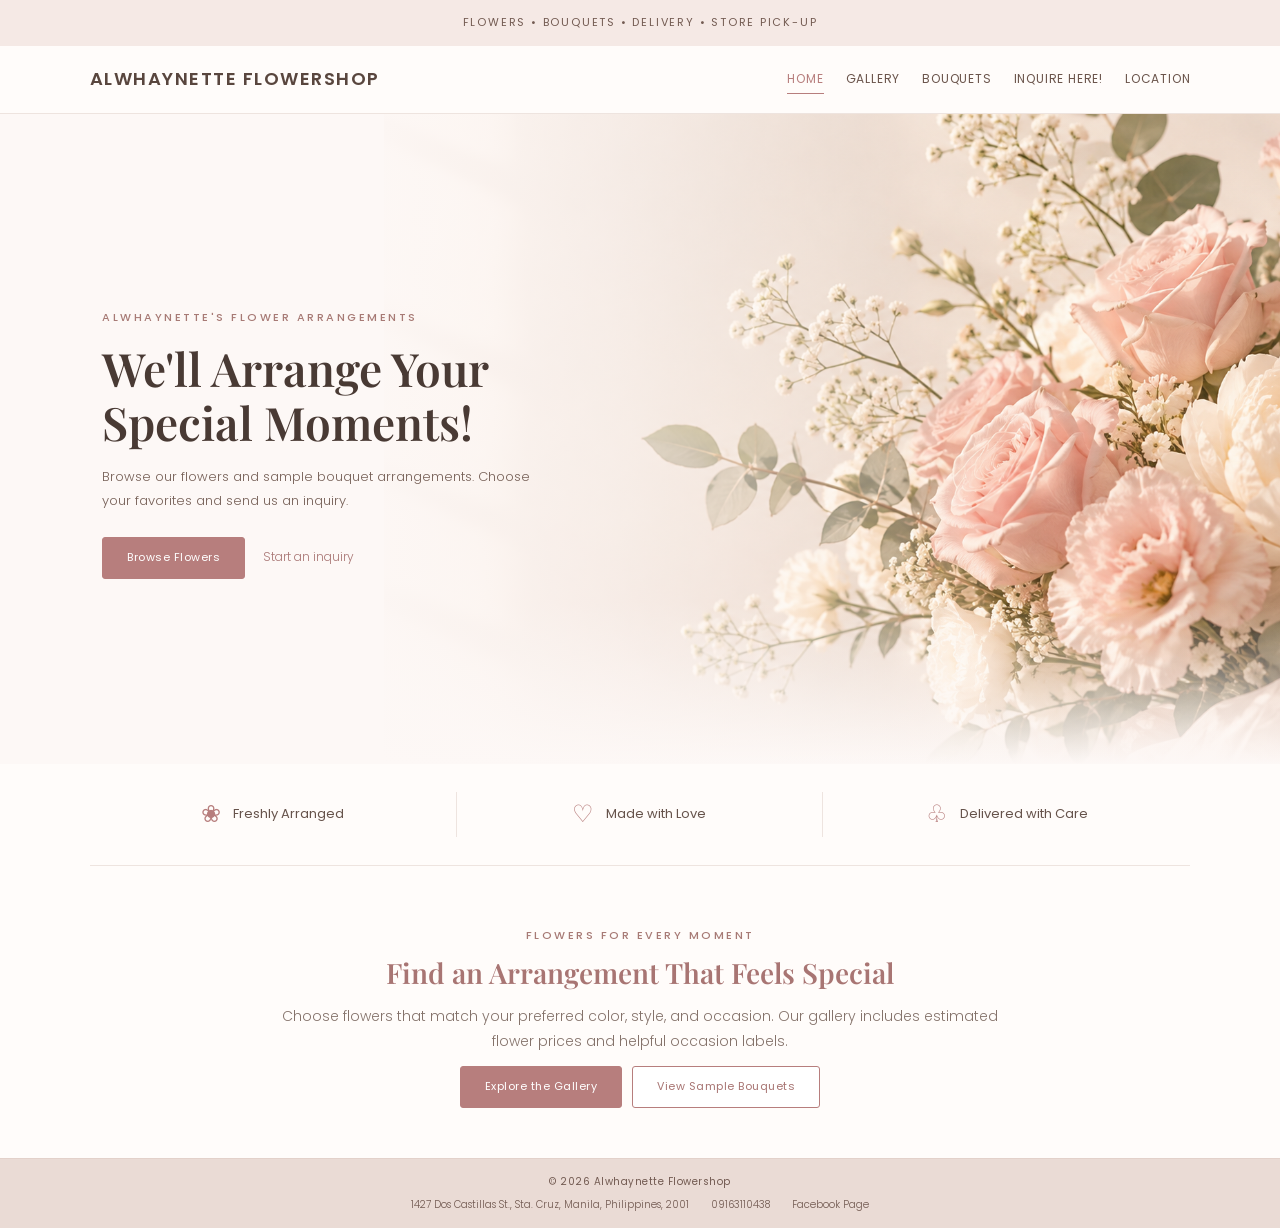
<file: index.html>
<!DOCTYPE html>
<html lang="en">
<head>
    <meta charset="UTF-8">
    <meta name="viewport" content="width=device-width, initial-scale=1.0">
    <title>Alwhaynette Flowershop | Home</title>
    <link rel="stylesheet" href="style.css">
    <script src="script.js" defer></script>
</head>
<body>
    <div class="banner">FLOWERS • BOUQUETS • DELIVERY • STORE PICK-UP</div>
    <header>
        <a class="logo" href="index.html">ALWHAYNETTE FLOWERSHOP</a>
        <nav>
            <a class="active" href="index.html">Home</a>
            <a href="gallery.html">Gallery</a>
            <a href="bouquets.html">Bouquets</a>
            <a href="inquiry.html">Inquire Here!</a>
            <a href="location.html">Location</a>
        </nav>
    </header>

    <main>
        <section class="hero">
            <div class="hero-text">
                <p class="small-title">ALWHAYNETTE'S FLOWER ARRANGEMENTS</p>
                <h1>We'll Arrange Your Special Moments!</h1>
                <p>Browse our flowers and sample bouquet arrangements. Choose your favorites and send us an inquiry.</p>
                <a class="button" href="gallery.html">Browse Flowers</a>
                <a class="text-link" href="inquiry.html">Start an inquiry</a>
            </div>
            <img class="hero-image" src="images/HOME SECTION/hero-floral.png" alt="Elegant flower arrangement">
        </section>

        <section class="shop-features">
            <div class="feature"><span>❀</span><p>Freshly Arranged</p></div>
            <div class="feature"><span>♡</span><p>Made with Love</p></div>
            <div class="feature"><span>♧</span><p>Delivered with Care</p></div>
        </section>

        <section class="section intro-section">
            <p class="small-title">FLOWERS FOR EVERY MOMENT</p>
            <h2>Find an Arrangement That Feels Special</h2>
            <p class="section-text">Choose flowers that match your preferred color, style, and occasion. Our gallery includes estimated flower prices and helpful occasion labels.</p>
            <div class="home-actions">
                <a class="button" href="gallery.html">Explore the Gallery</a>
                <a class="button button-light" href="bouquets.html">View Sample Bouquets</a>
            </div>
        </section>
    </main>

    <footer>
        <p>© 2026 Alwhaynette Flowershop</p>
        <div class="footer-details">
            <span>1427 Dos Castillas St., Sta. Cruz, Manila, Philippines, 2001</span>
            <a href="tel:+639163110438">09163110438</a>
            <a href="https://www.facebook.com/alwhaynetteflowers0224" target="_blank" rel="noopener noreferrer">Facebook Page</a>
        </div>
    </footer>
</body>
</html>
</file>
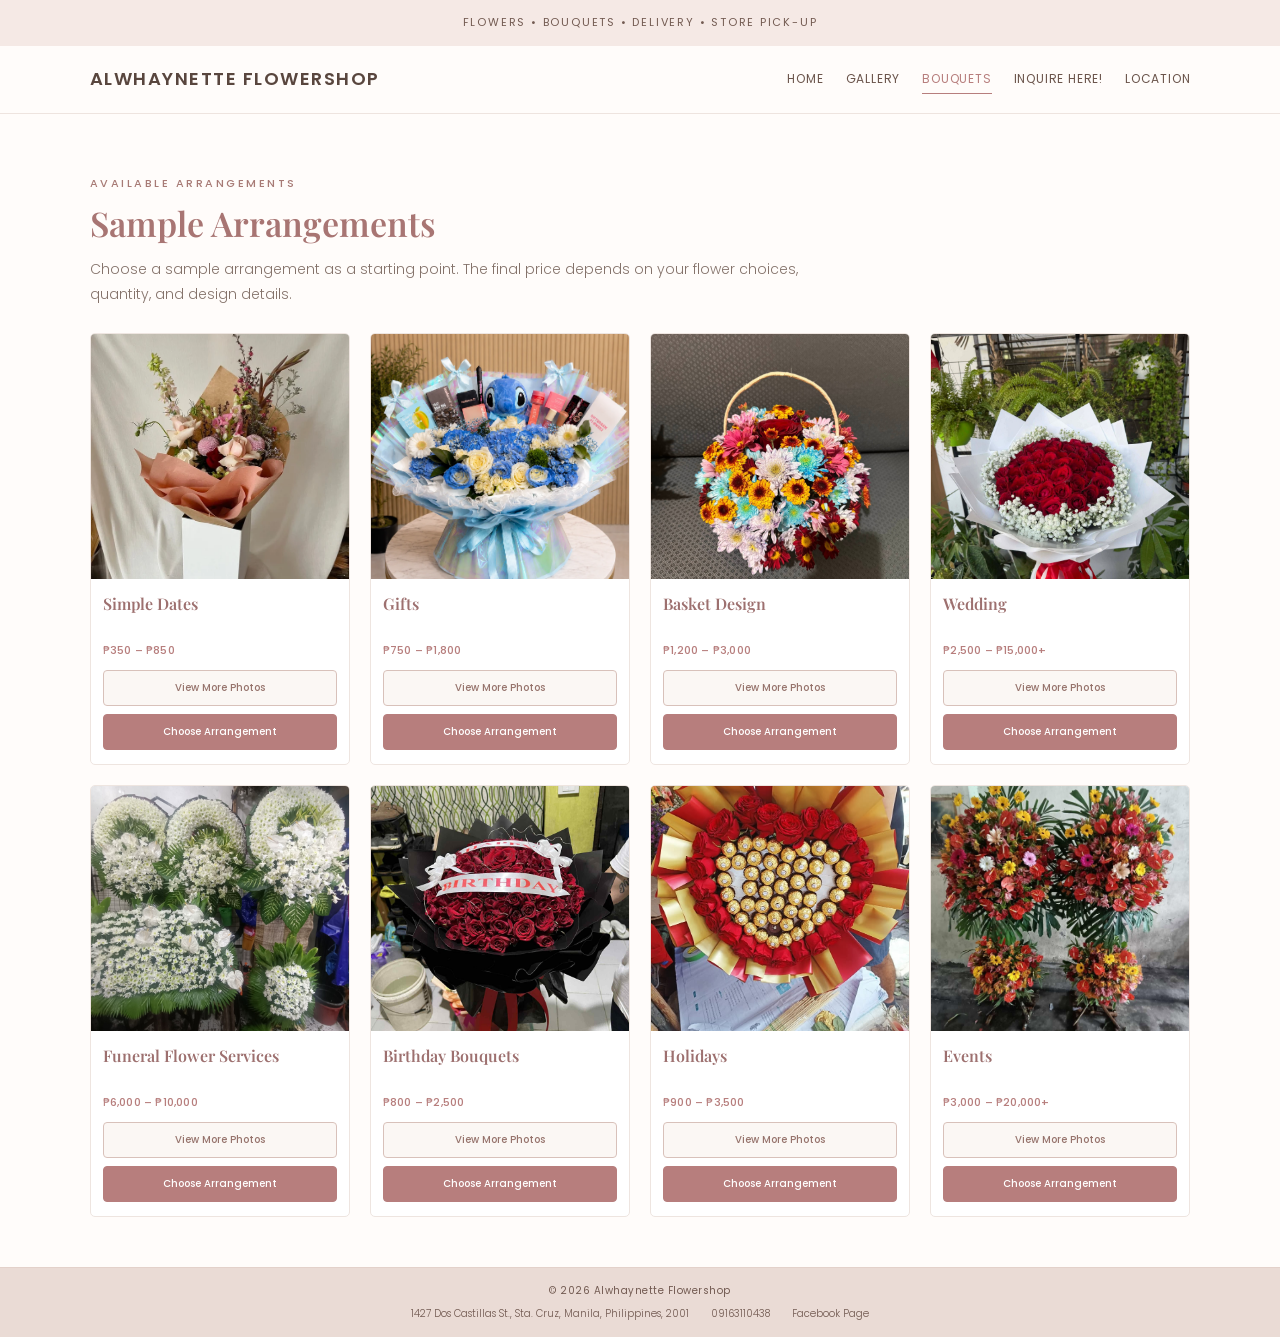
<file: bouquets.html>
<!DOCTYPE html>
<html lang="en">
<head>
    <meta charset="UTF-8">
    <meta name="viewport" content="width=device-width, initial-scale=1.0">
    <title>Alwhaynette Flowershop | Sample Bouquets</title>
    <link rel="stylesheet" href="style.css">
    <script src="script.js" defer></script>
</head>
<body>
    <div class="banner">FLOWERS • BOUQUETS • DELIVERY • STORE PICK-UP</div>
    <header>
        <a class="logo" href="index.html">ALWHAYNETTE FLOWERSHOP</a>
        <nav>
            <a href="index.html">Home</a>
            <a href="gallery.html">Gallery</a>
            <a class="active" href="bouquets.html">Bouquets</a>
            <a href="inquiry.html">Inquire Here!</a>
            <a href="location.html">Location</a>
        </nav>
    </header>

    <main class="section page-section">
        <p class="small-title">AVAILABLE ARRANGEMENTS</p>
        <h1 class="page-title">Sample Arrangements</h1>
        <p class="section-text">Choose a sample arrangement as a starting point. The final price depends on your flower choices, quantity, and design details.</p>

        <div class="arrangement-grid">
            <article class="arrangement-card" data-gallery-title="Simple Dates" data-gallery-images="images/ARRANGEMENT DETAILS/simple-dates-1.jpg">
                <img src="images/GALLERY EXAMPLES/date.webp" alt="Simple date bouquet">
                <div class="arrangement-info"><h3>Simple Dates</h3><p class="price">₱350 – ₱850</p><button class="view-photos-button" type="button" data-open-gallery>View More Photos</button><button class="sample-button" type="button" onclick="selectArrangement('Dates')">Choose Arrangement</button></div>
            </article>
            <article class="arrangement-card" data-gallery-title="Gifts" data-gallery-images="images/ARRANGEMENT DETAILS/gifts-1.jpg">
                <img src="images/GALLERY EXAMPLES/gift.webp" alt="Gift flower arrangement">
                <div class="arrangement-info"><h3>Gifts</h3><p class="price">₱750 – ₱1,800</p><button class="view-photos-button" type="button" data-open-gallery>View More Photos</button><button class="sample-button" type="button" onclick="selectArrangement('Gifts')">Choose Arrangement</button></div>
            </article>
            <article class="arrangement-card" data-gallery-title="Basket Design" data-gallery-images="images/ARRANGEMENT DETAILS/basket-design-1.jpg">
                <img src="images/GALLERY EXAMPLES/basket.jpg" alt="Basket flower arrangement">
                <div class="arrangement-info"><h3>Basket Design</h3><p class="price">₱1,200 – ₱3,000</p><button class="view-photos-button" type="button" data-open-gallery>View More Photos</button><button class="sample-button" type="button" onclick="selectArrangement('Basket Design')">Choose Arrangement</button></div>
            </article>
            <article class="arrangement-card" data-gallery-title="Wedding" data-gallery-images="images/ARRANGEMENT DETAILS/wedding-1.jpg">
                <img src="images/GALLERY EXAMPLES/weding.jpg" alt="Wedding flower arrangement">
                <div class="arrangement-info"><h3>Wedding</h3><p class="price">₱2,500 – ₱15,000+</p><button class="view-photos-button" type="button" data-open-gallery>View More Photos</button><button class="sample-button" type="button" onclick="selectArrangement('Wedding')">Choose Arrangement</button></div>
            </article>
            <article class="arrangement-card" data-gallery-title="Funeral Flower Services" data-gallery-images="images/ARRANGEMENT DETAILS/funeral-1.jpg">
                <img src="images/GALLERY EXAMPLES/patay.jpg" alt="Funeral flower arrangement">
                <div class="arrangement-info"><h3>Funeral Flower Services</h3><p class="price">₱6,000 – ₱10,000</p><button class="view-photos-button" type="button" data-open-gallery>View More Photos</button><button class="sample-button" type="button" onclick="selectArrangement('Funeral Flower Services')">Choose Arrangement</button></div>
            </article>
            <article class="arrangement-card" data-gallery-title="Birthday Bouquets" data-gallery-images="images/ARRANGEMENT DETAILS/birthday-1.jpg">
                <img src="images/GALLERY EXAMPLES/bidet.jpg" alt="Birthday flower bouquet">
                <div class="arrangement-info"><h3>Birthday Bouquets</h3><p class="price">₱800 – ₱2,500</p><button class="view-photos-button" type="button" data-open-gallery>View More Photos</button><button class="sample-button" type="button" onclick="selectArrangement('Birthday Bouquets')">Choose Arrangement</button></div>
            </article>
            <article class="arrangement-card" data-gallery-title="Holidays" data-gallery-images="images/ARRANGEMENT DETAILS/holidays-1.jpg">
                <img src="images/GALLERY EXAMPLES/christmas.jpg" alt="Holiday flower arrangement">
                <div class="arrangement-info"><h3>Holidays</h3><p class="price">₱900 – ₱3,500</p><button class="view-photos-button" type="button" data-open-gallery>View More Photos</button><button class="sample-button" type="button" onclick="selectArrangement('Holidays')">Choose Arrangement</button></div>
            </article>
            <article class="arrangement-card" data-gallery-title="Events" data-gallery-images="images/ARRANGEMENT DETAILS/events-1.jpg">
                <img src="images/GALLERY EXAMPLES/big.jpg" alt="Event flower arrangement">
                <div class="arrangement-info"><h3>Events</h3><p class="price">₱3,000 – ₱20,000+</p><button class="view-photos-button" type="button" data-open-gallery>View More Photos</button><button class="sample-button" type="button" onclick="selectArrangement('Events')">Choose Arrangement</button></div>
            </article>
        </div>

        <div class="image-gallery-modal" id="imageGalleryModal" aria-hidden="true" hidden>
            <div class="image-gallery-backdrop" data-close-gallery></div>
            <section class="image-gallery-dialog" role="dialog" aria-modal="true" aria-labelledby="imageGalleryTitle">
                <button type="button" class="image-gallery-close" data-close-gallery aria-label="Close photo gallery">×</button>
                <p class="small-title">ARRANGEMENT GALLERY</p>
                <h2 id="imageGalleryTitle">Arrangement Photos</h2>
                <p class="image-gallery-note">More photos of this arrangement.</p>
                <div class="image-gallery-grid" id="imageGalleryGrid"></div>
            </section>
        </div>
    </main>

    <footer>
        <p>© 2026 Alwhaynette Flowershop</p>
        <div class="footer-details">
            <span>1427 Dos Castillas St., Sta. Cruz, Manila, Philippines, 2001</span>
            <a href="tel:+639163110438">09163110438</a>
            <a href="https://www.facebook.com/alwhaynetteflowers0224" target="_blank" rel="noopener noreferrer">Facebook Page</a>
        </div>
    </footer>
</body>
</html>
</file>
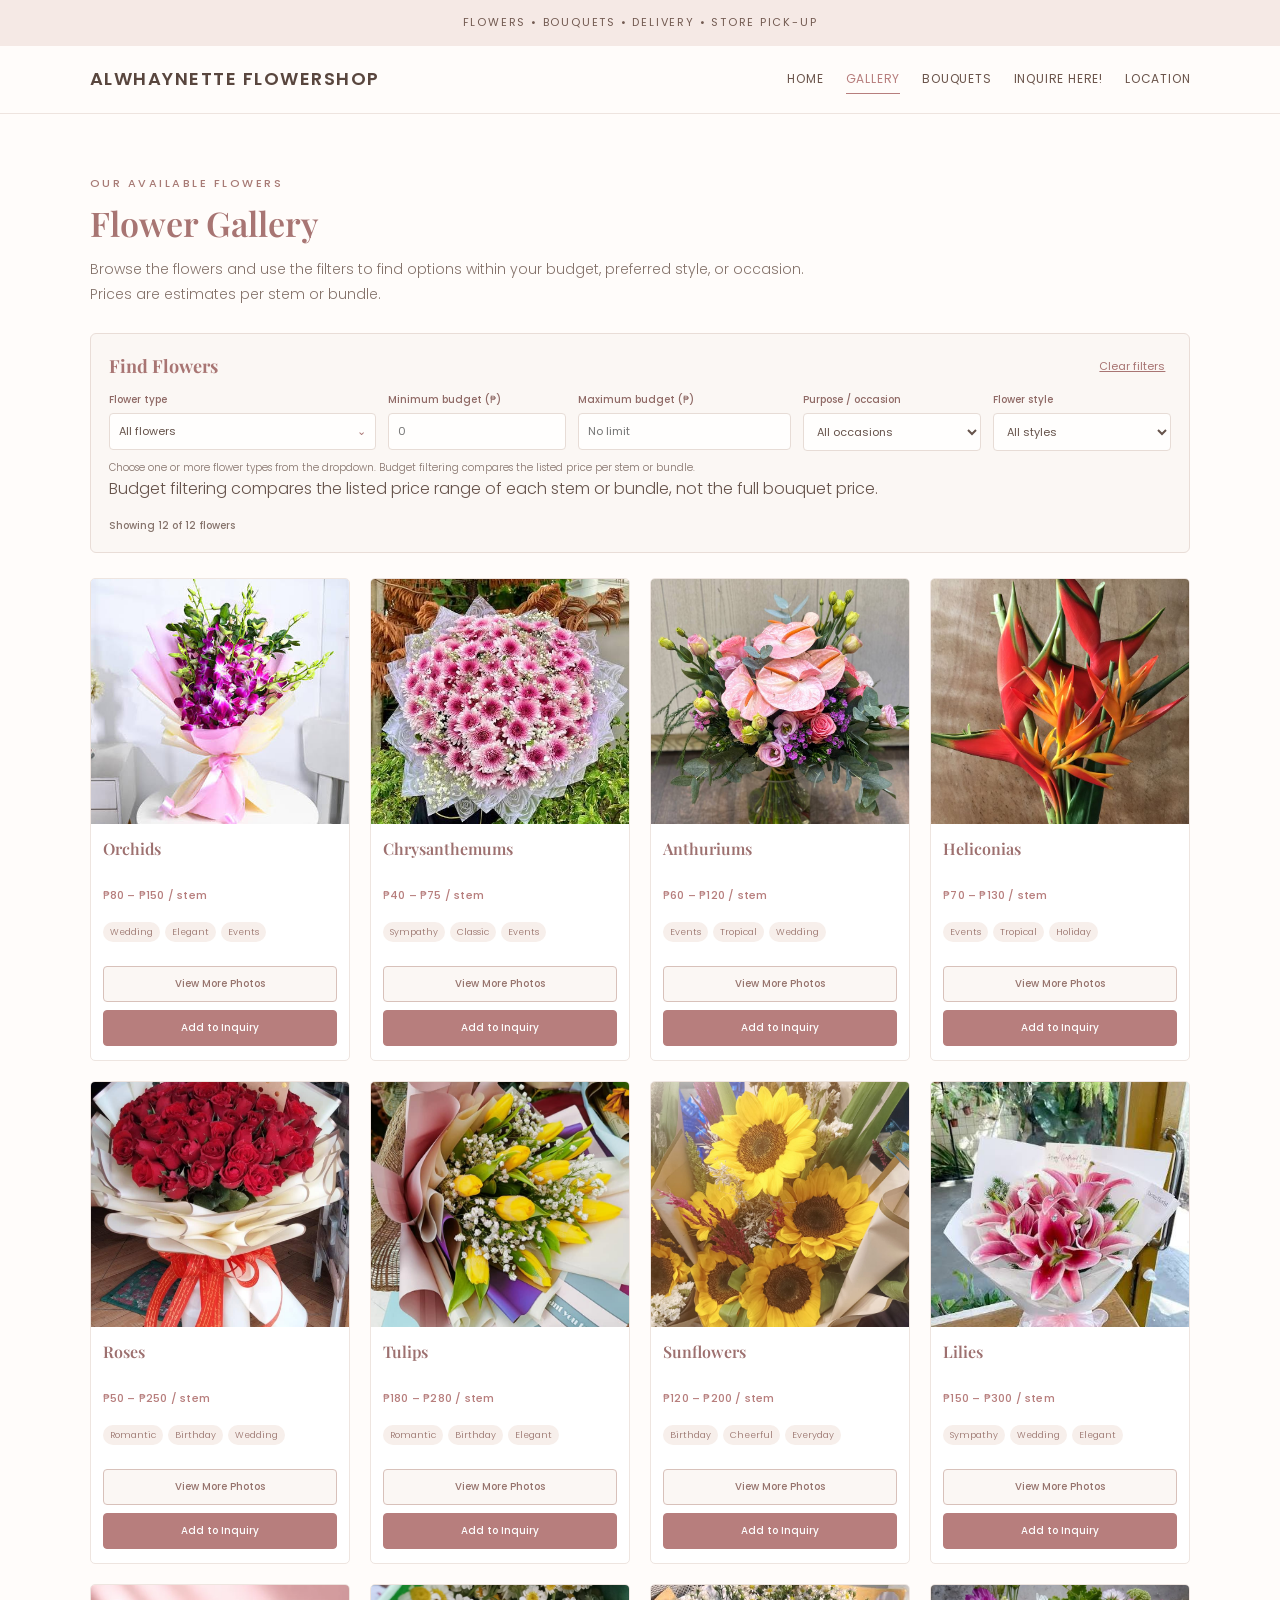
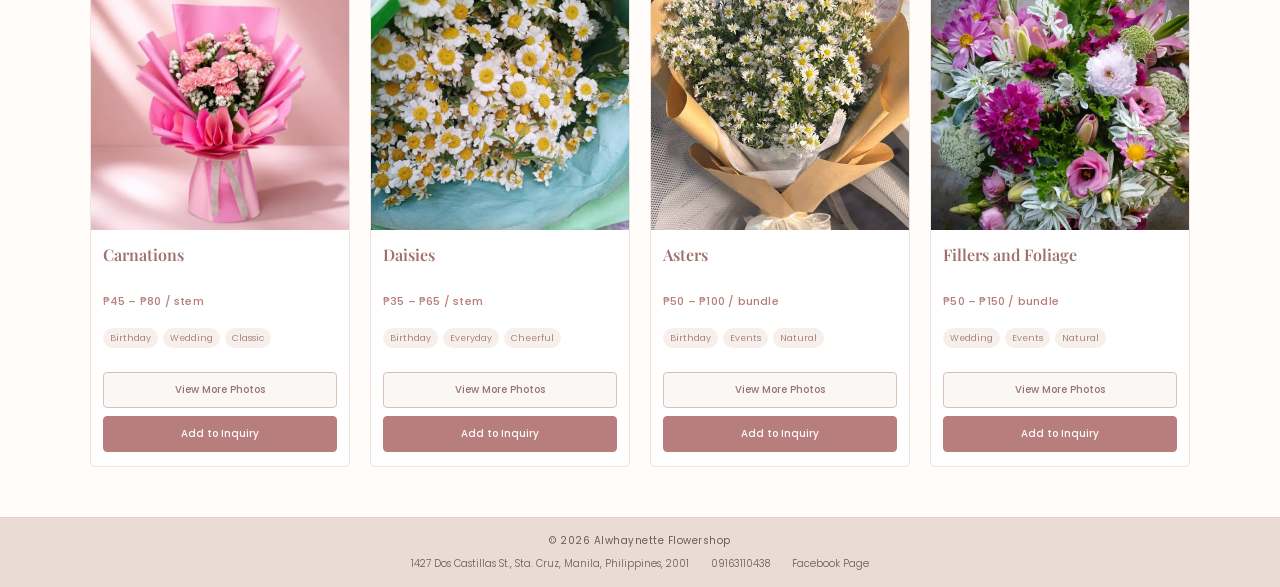
<file: gallery.html>
<!DOCTYPE html>
<html lang="en">
<head>
    <meta charset="UTF-8">
    <meta name="viewport" content="width=device-width, initial-scale=1.0">
    <title>Alwhaynette Flowershop | Flower Gallery</title>
    <link rel="stylesheet" href="style.css">
    <script src="script.js" defer></script>
</head>
<body>
    <div class="banner">FLOWERS • BOUQUETS • DELIVERY • STORE PICK-UP</div>
    <header>
        <a class="logo" href="index.html">ALWHAYNETTE FLOWERSHOP</a>
        <nav>
            <a href="index.html">Home</a>
            <a class="active" href="gallery.html">Gallery</a>
            <a href="bouquets.html">Bouquets</a>
            <a href="inquiry.html">Inquire Here!</a>
            <a href="location.html">Location</a>
        </nav>
    </header>

    <main class="section page-section">
        <p class="small-title">OUR AVAILABLE FLOWERS</p>
        <h1 class="page-title">Flower Gallery</h1>
        <p class="section-text">Browse the flowers and use the filters to find options within your budget, preferred style, or occasion. Prices are estimates per stem or bundle.</p>

        <div class="filter-box">
            <div class="filter-heading">
                <h3>Find Flowers</h3>
                <button type="button" class="clear-button" onclick="clearFlowerFilters()">Clear filters</button>
            </div>
            <div class="filter-grid">
                <div class="filter-field flower-filter-field">
                    <label for="flowerFilterToggle">Flower type</label>
                    <div class="filter-dropdown">
                        <button type="button" id="flowerFilterToggle" class="filter-dropdown-toggle" aria-expanded="false" aria-controls="flowerFilterMenu">
                            <span id="flowerFilterSummary">All flowers</span><span class="dropdown-arrow">⌄</span>
                        </button>
                        <div class="filter-dropdown-menu" id="flowerFilterMenu" hidden>
                            <label><input type="checkbox" class="flower-filter-checkbox" value="phalaenopsis"> Orchids</label>
                            <label><input type="checkbox" class="flower-filter-checkbox" value="local-mums"> Chrysanthemums</label>
                            <label><input type="checkbox" class="flower-filter-checkbox" value="anthuriums"> Anthuriums</label>
                            <label><input type="checkbox" class="flower-filter-checkbox" value="heliconia"> Heliconias</label>
                            <label><input type="checkbox" class="flower-filter-checkbox" value="roses"> Roses</label>
                            <label><input type="checkbox" class="flower-filter-checkbox" value="tulips"> Tulips</label>
                            <label><input type="checkbox" class="flower-filter-checkbox" value="sunflowers"> Sunflowers</label>
                            <label><input type="checkbox" class="flower-filter-checkbox" value="lilies"> Lilies</label>
                            <label><input type="checkbox" class="flower-filter-checkbox" value="carnations"> Carnations</label>
                            <label><input type="checkbox" class="flower-filter-checkbox" value="daisies"> Daisies</label>
                            <label><input type="checkbox" class="flower-filter-checkbox" value="aster"> Asters</label>
                            <label><input type="checkbox" class="flower-filter-checkbox" value="statice"> Fillers and Foliage</label>
                        </div>
                    </div>
                </div>
                <div class="filter-field">
                    <label for="minBudget">Minimum budget (₱)</label>
                    <input id="minBudget" type="number" min="0" step="1" placeholder="0">
                </div>
                <div class="filter-field">
                    <label for="maxBudget">Maximum budget (₱)</label>
                    <input id="maxBudget" type="number" min="0" step="1" placeholder="No limit">
                </div>
                <div class="filter-field">
                    <label for="occasionFilter">Purpose / occasion</label>
                    <select id="occasionFilter">
                        <option value="all">All occasions</option>
                        <option value="birthday">Birthday</option>
                        <option value="romantic">Romantic / Anniversary</option>
                        <option value="wedding">Wedding</option>
                        <option value="sympathy">Funeral / Sympathy</option>
                        <option value="events">Events</option>
                        <option value="everyday">Everyday / Gift</option>
                        <option value="holiday">Holiday</option>
                    </select>
                </div>
                <div class="filter-field">
                    <label for="styleFilter">Flower style</label>
                    <select id="styleFilter">
                        <option value="all">All styles</option>
                        <option value="romantic">Romantic</option>
                        <option value="elegant">Elegant</option>
                        <option value="tropical">Tropical</option>
                        <option value="cheerful">Bright and cheerful</option>
                        <option value="classic">Classic</option>
                        <option value="natural">Soft and natural</option>
                    </select>
                </div>
            </div>
            <p class="filter-help">Choose one or more flower types from the dropdown. Budget filtering compares the listed price per stem or bundle.</p>Budget filtering compares the listed price range of each stem or bundle, not the full bouquet price.</p>
            <p id="filterCount" class="filter-count" aria-live="polite">Showing all flowers</p>
        </div>

        <div class="flower-grid gallery-grid" id="galleryGrid">
            <article class="flower-card" data-name="phalaenopsis orchids" data-min="80" data-max="150" data-occasions="wedding events everyday" data-styles="elegant" data-key="phalaenopsis" data-gallery-title="Orchids" data-gallery-images="images/FLOWER DETAILS/orchids-1.jpg">
                <img src="images/GALLERY EXAMPLES/orkids.jpeg" alt="Phalaenopsis orchids">
                <div class="flower-card-info"><h3>Orchids</h3><p class="price">₱80 – ₱150 / stem</p><p class="flower-tags"><span>Wedding</span><span>Elegant</span><span>Events</span></p><button class="view-photos-button" type="button" data-open-gallery>View More Photos</button><button class="sample-button" type="button" onclick="selectFlower('phalaenopsis')">Add to Inquiry</button></div>
            </article>
            <article class="flower-card" data-name="chrysanthemums local mums" data-min="40" data-max="75" data-occasions="sympathy events everyday" data-styles="classic" data-key="local-mums" data-gallery-title="Chrysanthemums" data-gallery-images="images/FLOWER DETAILS/chrysanthemums-1.jpg">
                <img src="images/GALLERY EXAMPLES/chris.jpeg" alt="Chrysanthemums">
                <div class="flower-card-info"><h3>Chrysanthemums</h3><p class="price">₱40 – ₱75 / stem</p><p class="flower-tags"><span>Sympathy</span><span>Classic</span><span>Events</span></p><button class="view-photos-button" type="button" data-open-gallery>View More Photos</button><button class="sample-button" type="button" onclick="selectFlower('local-mums')">Add to Inquiry</button></div>
            </article>
            <article class="flower-card" data-name="anthuriums" data-min="60" data-max="120" data-occasions="events wedding everyday" data-styles="tropical" data-key="anthuriums" data-gallery-title="Anthuriums" data-gallery-images="images/FLOWER DETAILS/anthuriums-1.jpg">
                <img src="images/GALLERY EXAMPLES/anthony.jpg" alt="Anthuriums">
                <div class="flower-card-info"><h3>Anthuriums</h3><p class="price">₱60 – ₱120 / stem</p><p class="flower-tags"><span>Events</span><span>Tropical</span><span>Wedding</span></p><button class="view-photos-button" type="button" data-open-gallery>View More Photos</button><button class="sample-button" type="button" onclick="selectFlower('anthuriums')">Add to Inquiry</button></div>
            </article>
            <article class="flower-card" data-name="heliconias" data-min="70" data-max="130" data-occasions="events holiday everyday" data-styles="tropical" data-key="heliconia" data-gallery-title="Heliconias" data-gallery-images="images/FLOWER DETAILS/heliconias-1.jpg">
                <img src="images/GALLERY EXAMPLES/watdaheli.jpg" alt="Heliconias">
                <div class="flower-card-info"><h3>Heliconias</h3><p class="price">₱70 – ₱130 / stem</p><p class="flower-tags"><span>Events</span><span>Tropical</span><span>Holiday</span></p><button class="view-photos-button" type="button" data-open-gallery>View More Photos</button><button class="sample-button" type="button" onclick="selectFlower('heliconia')">Add to Inquiry</button></div>
            </article>
            <article class="flower-card" data-name="roses" data-min="50" data-max="250" data-occasions="romantic birthday wedding everyday" data-styles="romantic" data-key="roses" data-gallery-title="Roses" data-gallery-images="images/FLOWER DETAILS/roses-1.jpg">
                <img src="images/GALLERY EXAMPLES/ruses.jpg" alt="Roses">
                <div class="flower-card-info"><h3>Roses</h3><p class="price">₱50 – ₱250 / stem</p><p class="flower-tags"><span>Romantic</span><span>Birthday</span><span>Wedding</span></p><button class="view-photos-button" type="button" data-open-gallery>View More Photos</button><button class="sample-button" type="button" onclick="selectFlower('roses')">Add to Inquiry</button></div>
            </article>
            <article class="flower-card" data-name="tulips" data-min="180" data-max="280" data-occasions="romantic birthday wedding" data-styles="romantic elegant" data-key="tulips" data-gallery-title="Tulips" data-gallery-images="images/FLOWER DETAILS/tulips-1.jpg">
                <img src="images/GALLERY EXAMPLES/hihi.jpg" alt="Tulips">
                <div class="flower-card-info"><h3>Tulips</h3><p class="price">₱180 – ₱280 / stem</p><p class="flower-tags"><span>Romantic</span><span>Birthday</span><span>Elegant</span></p><button class="view-photos-button" type="button" data-open-gallery>View More Photos</button><button class="sample-button" type="button" onclick="selectFlower('tulips')">Add to Inquiry</button></div>
            </article>
            <article class="flower-card" data-name="sunflowers" data-min="120" data-max="200" data-occasions="birthday everyday events" data-styles="cheerful" data-key="sunflowers" data-gallery-title="Sunflowers" data-gallery-images="images/FLOWER DETAILS/sunflowers-1.jpg">
                <img src="images/GALLERY EXAMPLES/sonion.jpg" alt="Sunflowers">
                <div class="flower-card-info"><h3>Sunflowers</h3><p class="price">₱120 – ₱200 / stem</p><p class="flower-tags"><span>Birthday</span><span>Cheerful</span><span>Everyday</span></p><button class="view-photos-button" type="button" data-open-gallery>View More Photos</button><button class="sample-button" type="button" onclick="selectFlower('sunflowers')">Add to Inquiry</button></div>
            </article>
            <article class="flower-card" data-name="lilies" data-min="150" data-max="300" data-occasions="sympathy wedding events" data-styles="elegant" data-key="lilies" data-gallery-title="Lilies" data-gallery-images="images/FLOWER DETAILS/lilies-1.jpg">
                <img src="images/GALLERY EXAMPLES/lilya.jpeg" alt="Lilies">
                <div class="flower-card-info"><h3>Lilies</h3><p class="price">₱150 – ₱300 / stem</p><p class="flower-tags"><span>Sympathy</span><span>Wedding</span><span>Elegant</span></p><button class="view-photos-button" type="button" data-open-gallery>View More Photos</button><button class="sample-button" type="button" onclick="selectFlower('lilies')">Add to Inquiry</button></div>
            </article>
            <article class="flower-card" data-name="carnations" data-min="45" data-max="80" data-occasions="birthday wedding everyday" data-styles="classic" data-key="carnations" data-gallery-title="Carnations" data-gallery-images="images/FLOWER DETAILS/carnations-1.jpg">
                <img src="images/GALLERY EXAMPLES/car.webp" alt="Carnations">
                <div class="flower-card-info"><h3>Carnations</h3><p class="price">₱45 – ₱80 / stem</p><p class="flower-tags"><span>Birthday</span><span>Wedding</span><span>Classic</span></p><button class="view-photos-button" type="button" data-open-gallery>View More Photos</button><button class="sample-button" type="button" onclick="selectFlower('carnations')">Add to Inquiry</button></div>
            </article>
            <article class="flower-card" data-name="daisies" data-min="35" data-max="65" data-occasions="birthday everyday events" data-styles="cheerful" data-key="daisies" data-gallery-title="Daisies" data-gallery-images="images/FLOWER DETAILS/daisies-1.jpg">
                <img src="images/GALLERY EXAMPLES/daysi.jpg" alt="Daisies">
                <div class="flower-card-info"><h3>Daisies</h3><p class="price">₱35 – ₱65 / stem</p><p class="flower-tags"><span>Birthday</span><span>Everyday</span><span>Cheerful</span></p><button class="view-photos-button" type="button" data-open-gallery>View More Photos</button><button class="sample-button" type="button" onclick="selectFlower('daisies')">Add to Inquiry</button></div>
            </article>
            <article class="flower-card" data-name="asters aster" data-min="50" data-max="100" data-occasions="birthday events wedding" data-styles="natural" data-key="aster" data-gallery-title="Asters" data-gallery-images="images/FLOWER DETAILS/asters-1.jpg">
                <img src="images/GALLERY EXAMPLES/aster.jpeg" alt="Asters">
                <div class="flower-card-info"><h3>Asters</h3><p class="price">₱50 – ₱100 / bundle</p><p class="flower-tags"><span>Birthday</span><span>Events</span><span>Natural</span></p><button class="view-photos-button" type="button" data-open-gallery>View More Photos</button><button class="sample-button" type="button" onclick="selectFlower('aster')">Add to Inquiry</button></div>
            </article>
            <article class="flower-card" data-name="fillers foliage statice" data-min="50" data-max="150" data-occasions="wedding events everyday" data-styles="natural" data-key="statice" data-gallery-title="Fillers and Foliage" data-gallery-images="images/FLOWER DETAILS/fillers-1.jpg">
                <img src="images/GALLERY EXAMPLES/foli.webp" alt="Fillers and foliage">
                <div class="flower-card-info"><h3>Fillers and Foliage</h3><p class="price">₱50 – ₱150 / bundle</p><p class="flower-tags"><span>Wedding</span><span>Events</span><span>Natural</span></p><button class="view-photos-button" type="button" data-open-gallery>View More Photos</button><button class="sample-button" type="button" onclick="selectFlower('statice')">Add to Inquiry</button></div>
            </article>
        </div>
        <p id="noFlowers" class="empty-state" hidden>No flowers match your filters. Try changing your budget or selections.</p>

        <div class="image-gallery-modal" id="imageGalleryModal" aria-hidden="true" hidden>
            <div class="image-gallery-backdrop" data-close-gallery></div>
            <section class="image-gallery-dialog" role="dialog" aria-modal="true" aria-labelledby="imageGalleryTitle">
                <button type="button" class="image-gallery-close" data-close-gallery aria-label="Close photo gallery">×</button>
                <p class="small-title">PHOTO GALLERY</p>
                <h2 id="imageGalleryTitle">Flower Photos</h2>
                <p class="image-gallery-note">More photos of this flower.</p>
                <div class="image-gallery-grid" id="imageGalleryGrid"></div>
            </section>
        </div>
    </main>

    <footer>
        <p>© 2026 Alwhaynette Flowershop</p>
        <div class="footer-details">
            <span>1427 Dos Castillas St., Sta. Cruz, Manila, Philippines, 2001</span>
            <a href="tel:+639163110438">09163110438</a>
            <a href="https://www.facebook.com/alwhaynetteflowers0224" target="_blank" rel="noopener noreferrer">Facebook Page</a>
        </div>
    </footer>
</body>
</html>
</file>
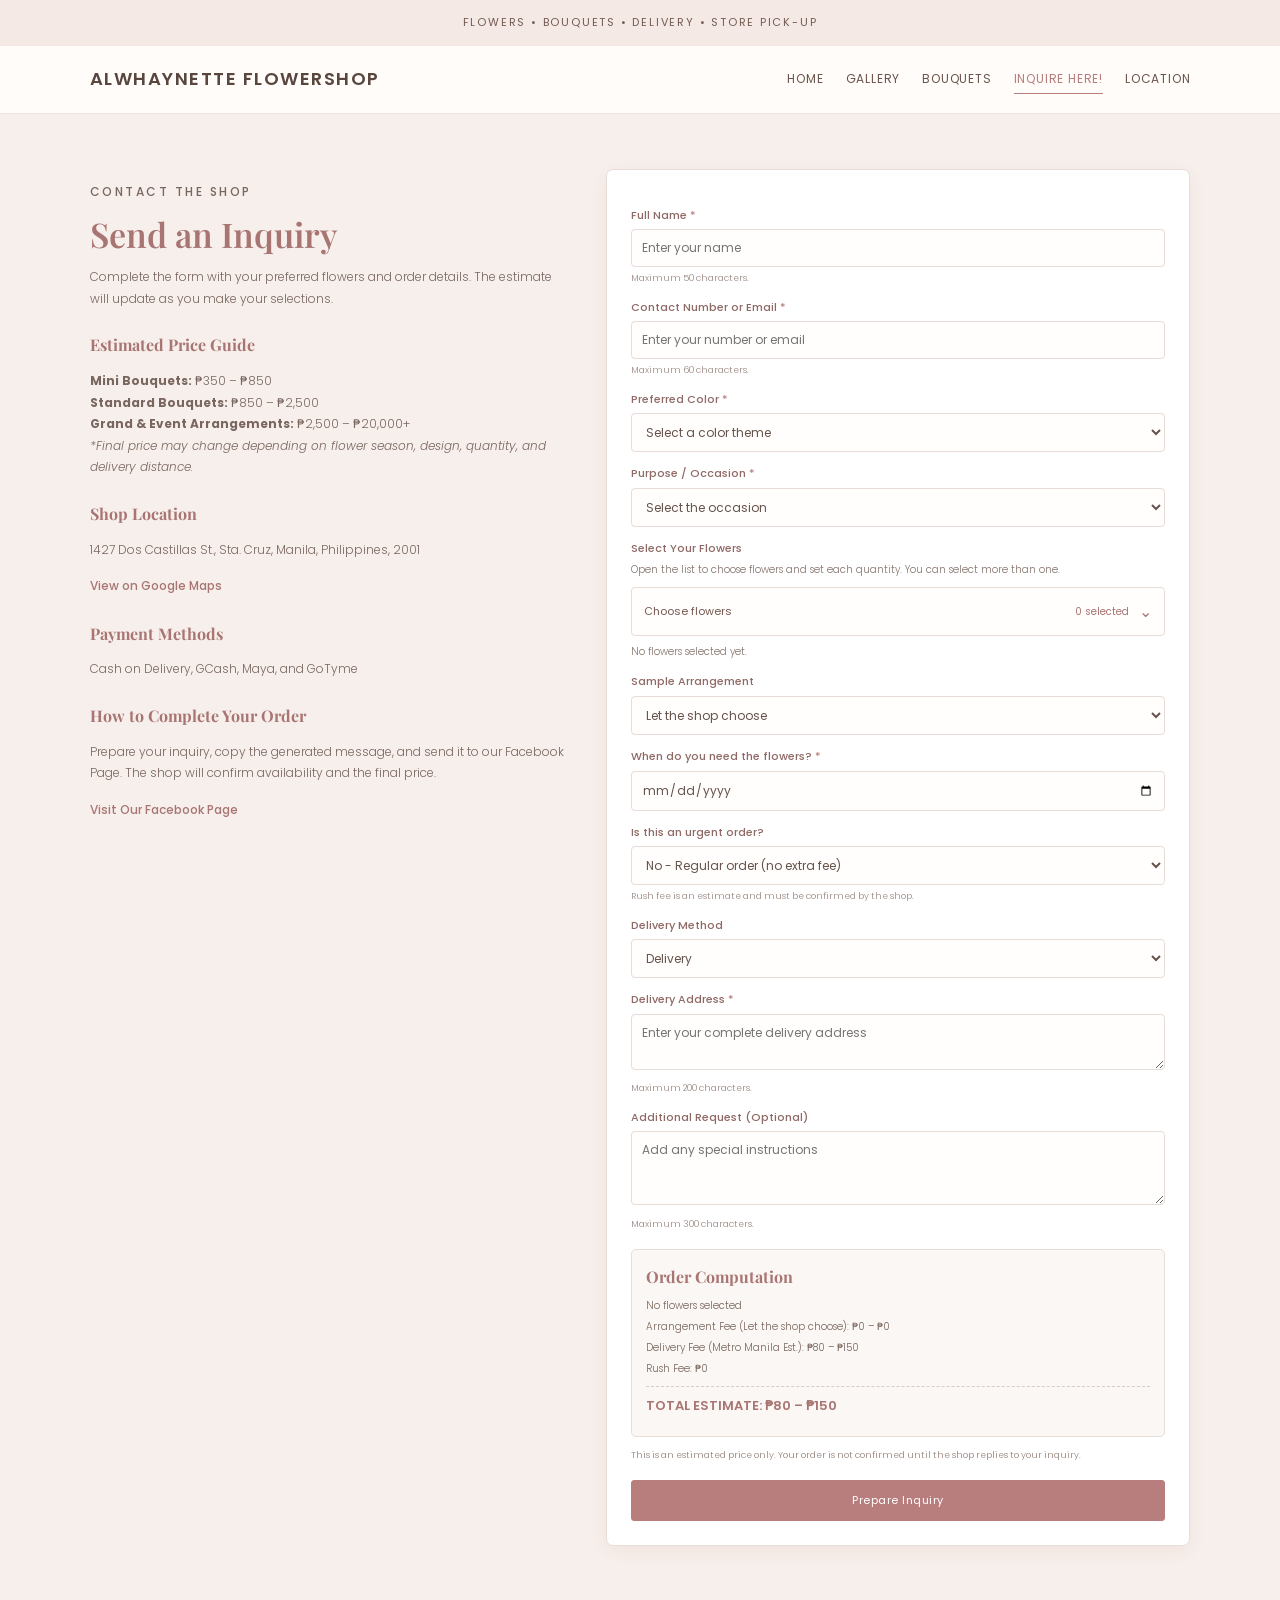
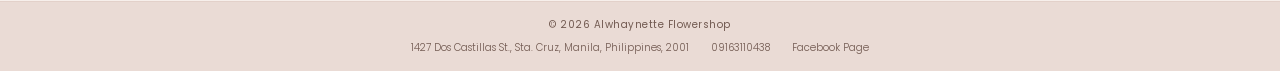
<file: inquiry.html>
<!DOCTYPE html>
<html lang="en">
<head>
    <meta charset="UTF-8">
    <meta name="viewport" content="width=device-width, initial-scale=1.0">
    <title>Alwhaynette Flowershop | Inquiry</title>
    <link rel="stylesheet" href="style.css">
    <script src="script.js" defer></script>
</head>
<body>
    <div class="banner">FLOWERS • BOUQUETS • DELIVERY • STORE PICK-UP</div>
    <header>
        <a class="logo" href="index.html">ALWHAYNETTE FLOWERSHOP</a>
        <nav>
            <a href="index.html">Home</a>
            <a href="gallery.html">Gallery</a>
            <a href="bouquets.html">Bouquets</a>
            <a class="active" href="inquiry.html">Inquire Here!</a>
            <a href="location.html">Location</a>
        </nav>
    </header>

    <main class="inquiry-section page-inquiry" id="inquiry">
        <div class="inquiry-content">
            <div class="shop-info">
                <p class="small-title">CONTACT THE SHOP</p>
                <h1 class="page-title">Send an Inquiry</h1>
                <p>Complete the form with your preferred flowers and order details. The estimate will update as you make your selections.</p>
                <h3>Estimated Price Guide</h3>
                <p><strong>Mini Bouquets:</strong> ₱350 – ₱850<br><strong>Standard Bouquets:</strong> ₱850 – ₱2,500<br><strong>Grand & Event Arrangements:</strong> ₱2,500 – ₱20,000+<br><em>*Final price may change depending on flower season, design, quantity, and delivery distance.</em></p>
                <h3>Shop Location</h3>
                <p>1427 Dos Castillas St., Sta. Cruz, Manila, Philippines, 2001</p>
                <a href="https://www.google.com/maps/search/?api=1&query=1427+Dos+Castillas+St%2C+Sta.+Cruz%2C+Manila%2C+Philippines%2C+2001" target="_blank" rel="noopener noreferrer">View on Google Maps</a>
                <h3>Payment Methods</h3>
                <p>Cash on Delivery, GCash, Maya, and GoTyme</p>
                <h3>How to Complete Your Order</h3>
                <p>Prepare your inquiry, copy the generated message, and send it to our Facebook Page. The shop will confirm availability and the final price.</p>
                <a href="https://www.facebook.com/alwhaynetteflowers0224" target="_blank" rel="noopener noreferrer">Visit Our Facebook Page</a>
            </div>

            <div class="form-box">
                <form id="inquiryForm" novalidate>
                    <label for="customerName">Full Name <span class="required-mark">*</span></label>
                    <input type="text" id="customerName" maxlength="50" placeholder="Enter your name" required>
                    <small class="limit-note">Maximum 50 characters.</small>

                    <label for="contact">Contact Number or Email <span class="required-mark">*</span></label>
                    <input type="text" id="contact" maxlength="60" placeholder="Enter your number or email" required>
                    <small class="limit-note">Maximum 60 characters.</small>

                    <label for="color">Preferred Color <span class="required-mark">*</span></label>
                    <select id="color" required>
                        <option value="">Select a color theme</option>
                        <option>White</option><option>Pink</option><option>Red</option><option>Yellow</option>
                        <option>Orange</option><option>Purple</option><option>Blue</option><option>Green</option>
                        <option>Mixed Colors</option><option>Let the shop choose</option>
                    </select>

                    <label for="purpose">Purpose / Occasion <span class="required-mark">*</span></label>
                    <select id="purpose" required>
                        <option value="">Select the occasion</option>
                        <option>Birthday</option><option>Romantic / Anniversary</option><option>Wedding</option>
                        <option>Funeral / Sympathy</option><option>Graduation</option><option>Holiday</option>
                        <option>Corporate / Event</option><option>Gift / Other</option>
                    </select>
<label>Select Your Flowers</label>
                    <p class="selection-note">Open the list to choose flowers and set each quantity. You can select more than one.</p>
                    <button type="button" id="flowerPickerToggle" class="picker-toggle" aria-expanded="false" aria-controls="flowerPickerPanel">
                        <span>Choose flowers</span><span id="selectedFlowerCount">0 selected</span><span class="picker-arrow">⌄</span>
                    </button>
                    <div id="flowerPickerPanel" class="flower-picker-panel" hidden></div>
                    <p id="selectedFlowerSummary" class="selected-summary">No flowers selected yet.</p>

                    <label for="arrangement">Sample Arrangement</label>
                    <select id="arrangement">
                        <option value="Let the shop choose">Let the shop choose</option>
                        <option value="Dates">Simple Dates (₱350 – ₱850)</option>
                        <option value="Gifts">Gifts (₱750 – ₱1,800)</option>
                        <option value="Basket Design">Basket Design (₱1,200 – ₱3,000)</option>
                        <option value="Wedding">Wedding Flowers (₱2,500 – ₱15,000+)</option>
                        <option value="Funeral Flower Services">Funeral Flower Services (₱6,000 – ₱10,000)</option>
                        <option value="Birthday Bouquets">Birthday Bouquets (₱800 – ₱2,500)</option>
                        <option value="Holidays">Holidays (₱900 – ₱3,500)</option>
                        <option value="Events">Events (₱3,000 – ₱20,000+)</option>
                    </select>

                    <label for="neededDate">When do you need the flowers? <span class="required-mark">*</span></label>
                    <input type="date" id="neededDate" required>

                    <label for="urgency">Is this an urgent order?</label>
                    <select id="urgency">
                        <option value="No">No - Regular order (no extra fee)</option>
                        <option value="Yes">Yes - Rush order (estimated extra ₱300 – ₱500)</option>
                    </select>
                    <small class="limit-note">Rush fee is an estimate and must be confirmed by the shop.</small>

                    <label for="delivery">Delivery Method</label>
                    <select id="delivery"><option value="Delivery">Delivery</option><option value="Store Pick-up">Store Pick-up</option></select>

                    <div id="addressGroup">
                        <label for="address">Delivery Address <span class="required-mark">*</span></label>
                        <textarea id="address" rows="2" maxlength="200" placeholder="Enter your complete delivery address"></textarea>
                        <small class="limit-note">Maximum 200 characters.</small>
                    </div>

                    <label for="message">Additional Request (Optional)</label>
                    <textarea id="message" rows="3" maxlength="300" placeholder="Add any special instructions"></textarea>
                    <small class="limit-note">Maximum 300 characters.</small>

                    <div class="price-summary" id="priceSummary">
                        <h3>Order Computation</h3>
                        <div id="flowerComputation">No flowers selected</div>
                        <p id="arrangementComputation">Arrangement Fee: ₱0 – ₱0</p>
                        <p id="deliveryComputation">Delivery Fee (Metro Manila Est.): ₱80 – ₱150</p>
                        <p id="urgencyComputation">Rush Fee: ₱0</p>
                        <hr>
                        <p class="total-amount" id="totalAmount">TOTAL ESTIMATE: ₱80 – ₱150</p>
                    </div>

                    <p class="form-disclaimer">This is an estimated price only. Your order is not confirmed until the shop replies to your inquiry.</p>
                    <button class="button submit-button" type="submit">Prepare Inquiry</button>
                </form>

                <div id="resultBox" class="result-box">
                    <h3>Your Inquiry Is Ready!</h3>
                    <p>Copy the message and open our Facebook Page to send your order.</p>
                    <textarea id="result" rows="15" readonly></textarea>
                    <div class="result-buttons">
                        <button type="button" class="button" onclick="copyAndOpenFacebook()">Copy & Open Facebook</button>
                        
                    </div>
                </div>
            </div>
        </div>
    </main>

    <footer>
        <p>© 2026 Alwhaynette Flowershop</p>
        <div class="footer-details">
            <span>1427 Dos Castillas St., Sta. Cruz, Manila, Philippines, 2001</span>
            <a href="tel:+639163110438">09163110438</a>
            <a href="https://www.facebook.com/alwhaynetteflowers0224" target="_blank" rel="noopener noreferrer">Facebook Page</a>
        </div>
    </footer>
</body>
</html>
</file>
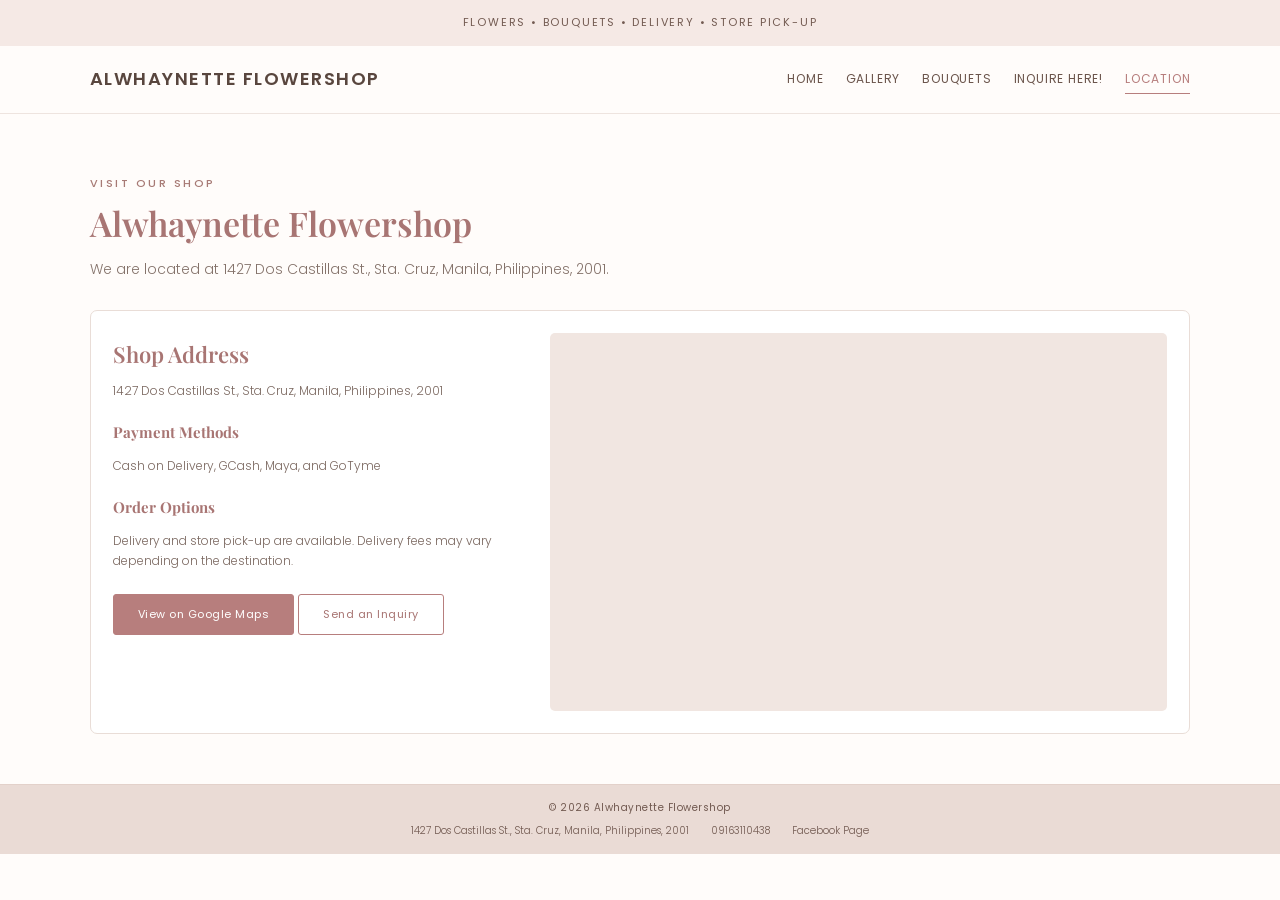
<file: location.html>
<!DOCTYPE html>
<html lang="en">
<head>
    <meta charset="UTF-8">
    <meta name="viewport" content="width=device-width, initial-scale=1.0">
    <title>Alwhaynette Flowershop | Location</title>
    <link rel="stylesheet" href="style.css">
    <script src="script.js" defer></script>
</head>
<body>
    <div class="banner">FLOWERS • BOUQUETS • DELIVERY • STORE PICK-UP</div>
    <header>
        <a class="logo" href="index.html">ALWHAYNETTE FLOWERSHOP</a>
        <nav>
            <a href="index.html">Home</a>
            <a href="gallery.html">Gallery</a>
            <a href="bouquets.html">Bouquets</a>
            <a href="inquiry.html">Inquire Here!</a>
            <a class="active" href="location.html">Location</a>
        </nav>
    </header>

    <main class="section page-section location-page">
        <p class="small-title">VISIT OUR SHOP</p>
        <h1 class="page-title">Alwhaynette Flowershop</h1>
        <p class="section-text">We are located at 1427 Dos Castillas St., Sta. Cruz, Manila, Philippines, 2001.</p>

        <div class="location-card">
            <div>
                <h2>Shop Address</h2>
                <p>1427 Dos Castillas St., Sta. Cruz, Manila, Philippines, 2001</p>

                <h3>Payment Methods</h3>
                <p>Cash on Delivery, GCash, Maya, and GoTyme</p>

                <h3>Order Options</h3>
                <p>Delivery and store pick-up are available. Delivery fees may vary depending on the destination.</p>

                <a class="button" href="https://www.google.com/maps/search/?api=1&query=1427+Dos+Castillas+St%2C+Sta.+Cruz%2C+Manila%2C+Philippines%2C+2001" target="_blank" rel="noopener noreferrer">View on Google Maps</a>
                <a class="button button-light" href="inquiry.html">Send an Inquiry</a>
            </div>

            <div class="map-frame">
                <iframe title="Map showing Alwhaynette Flowershop location" src="https://www.google.com/maps?q=1427%20Dos%20Castillas%20St.%2C%20Sta.%20Cruz%2C%20Manila%2C%20Philippines&output=embed" loading="lazy" referrerpolicy="no-referrer-when-downgrade" allowfullscreen></iframe>
            </div>
        </div>
    </main>

    <footer>
        <p>© 2026 Alwhaynette Flowershop</p>
        <div class="footer-details">
            <span>1427 Dos Castillas St., Sta. Cruz, Manila, Philippines, 2001</span>
            <a href="tel:+639163110438">09163110438</a>
            <a href="https://www.facebook.com/alwhaynetteflowers0224" target="_blank" rel="noopener noreferrer">Facebook Page</a>
        </div>
    </footer>
</body>
</html>
</file>
<file: style.css>
@import url("https://fonts.googleapis.com/css2?family=Playfair+Display:wght@400;500;600;700&family=Poppins:wght@300;400;500;600&display=swap");

* { box-sizing: border-box; }
html { scroll-behavior: smooth; }
body { margin: 0; font-family: "Poppins", Verdana, sans-serif; font-weight: 300; line-height: 1.6; color: #66534B; background: #FFFCFA; overflow-x: hidden; }
h1, h2, h3, .flower-card h3 { font-family: "Playfair Display", Georgia, serif; }
img { max-width: 100%; display: block; background: #F1E6E1; }
button, input, select, textarea { font-family: inherit; }
[hidden] { display: none !important; }

@keyframes fadeUp {
    from { opacity: 0; transform: translateY(20px); }
    to { opacity: 1; transform: translateY(0); }
}

.banner { padding: 14px 15px; background: #F5E9E5; color: #735B52; text-align: center; font-size: 11px; font-weight: 400; letter-spacing: 1.8px; }
header { position: sticky; top: 0; z-index: 10; min-height: 68px; padding: 12px 7%; display: flex; justify-content: space-between; align-items: center; gap: 18px; background: #FFFCFA; border-bottom: 1px solid #EEE4DF; }
.logo { color: #59463E; font-size: 18px; font-weight: 600; letter-spacing: 1.5px; text-decoration: none; white-space: nowrap; }
nav { display: flex; align-items: center; gap: 22px; }
nav a { padding: 5px 0; color: #6B554C; text-decoration: none; font-size: 12px; font-weight: 400; letter-spacing: .8px; text-transform: uppercase; border-bottom: 1px solid transparent; transition: .3s; }
nav a:hover, nav a.active { color: #B77E7D; border-bottom-color: #B77E7D; }

.hero { position: relative; min-height: 650px; padding: 0 8%; display: flex; align-items: center; background: #FDF8F6; overflow: hidden; }
.hero::before { content: ""; position: absolute; inset: 0; z-index: 1; background: linear-gradient(90deg, #FDF8F6 0%, rgba(253,248,246,.96) 28%, rgba(253,248,246,.70) 48%, rgba(253,248,246,.06) 80%), linear-gradient(180deg, transparent 75%, #FDF8F6 100%); }
.hero-image { position: absolute; top: 0; right: 0; width: 70%; height: 100%; object-fit: cover; object-position: center; z-index: 0; }
.hero-text { position: relative; z-index: 2; max-width: 440px; animation: fadeUp 1s ease; }
.hero-text .small-title { margin-bottom: 14px; }
.hero-text p:not(.small-title) { color: #755F56; font-size: 13px; line-height: 1.8; }
h1 { margin: 0 0 16px; color: #493A34; font-size: 46px; font-weight: 600; line-height: 1.18; }
.small-title { color: #A77A75; font-size: 11px; font-weight: 500; letter-spacing: 2.5px; }
h2 { margin: 7px 0 12px; color: #A87573; font-size: 28px; font-weight: 600; line-height: 1.3; }
.section-text { max-width: 750px; color: #85736B; font-size: 14px; line-height: 1.8; }
.page-title { margin: 4px 0 12px; color: #A87573; font-size: 34px; }

.button { display: inline-block; margin-top: 12px; padding: 11px 24px; border: 1px solid #B77E7D; border-radius: 3px; background: #B77E7D; color: white; font-size: 11px; font-weight: 400; letter-spacing: .5px; text-align: center; text-decoration: none; cursor: pointer; transition: .3s; }
.button:hover { background: #986866; border-color: #986866; transform: translateY(-2px); box-shadow: 0 5px 15px rgba(107,74,63,.12); }
.button-light { background: white; color: #A87573; }
.button-light:hover { background: #FBF4F1; color: #986866; }
.text-link { display: inline-block; margin: 12px 0 0 14px; color: #A87573; font-size: 12px; text-decoration: none; }
.text-link:hover { text-decoration: underline; }

.section { padding: 50px 7%; }
.page-section { min-height: 65vh; }

.page-section.gallery-page > .small-title,
.page-section.bouquets-page > .small-title,
.page-section.gallery-page > .page-title,
.page-section.bouquets-page > .page-title,
.page-section.gallery-page > .section-text,
.page-section.bouquets-page > .section-text {
    text-align: center;
}

.page-section.gallery-page > .section-text,
.page-section.bouquets-page > .section-text {
    margin: 0 auto;
}

.intro-section { text-align: center; }
.intro-section .section-text { margin: auto; }
.home-actions { display: flex; flex-wrap: wrap; justify-content: center; gap: 10px; }

.shop-features { display: grid; grid-template-columns: repeat(3, 1fr); align-items: center; width: 86%; margin: 0 auto; padding: 28px 0; background: #FFFCFA; border-bottom: 1px solid #EEE4DF; }
.feature { display: flex; align-items: center; justify-content: center; gap: 12px; min-height: 45px; border-right: 1px solid #EEE4DF; }
.feature:last-child { border-right: none; }
.feature span { color: #B77E7D; font-size: 24px; }
.feature p { margin: 0; color: #66534B; font-size: 13px; font-weight: 400; }

/* FLOWER AND ARRANGEMENT GRIDS */
.flower-grid, .arrangement-grid {
    display: grid;
    grid-template-columns: repeat(4, minmax(0, 1fr));
    align-items: stretch;
    gap: 20px;
    margin-top: 25px;
}

.flower-card, .arrangement-card {
    display: flex;
    flex-direction: column;
    min-width: 0;
    height: 100%;
    overflow: hidden;
    border: 1px solid #EEE5E0;
    border-radius: 5px;
    background: white;
    color: #59463E;
    transition: border-color .3s, box-shadow .3s, transform .3s;
}

.flower-card:hover, .arrangement-card:hover {
    border-color: #D8B6AF;
    transform: translateY(-4px);
    box-shadow: 0 7px 18px rgba(107,74,63,.09);
}

/* Both sections use the same image size and crop. */
.flower-card img, .arrangement-card img {
    display: block;
    flex: 0 0 245px;
    width: 100%;
    height: 245px;
    object-fit: cover;
    object-position: center;
    transform: none;
}

/* Prevent image zoom when a card is hovered or the grid changes. */
.flower-card:hover img, .arrangement-card:hover img {
    transform: none;
}

.flower-card-info, .arrangement-info {
    display: flex;
    flex: 1;
    flex-direction: column;
    align-items: stretch;
    padding: 0 12px 14px;
}

.flower-card h3, .arrangement-card h3 {
    min-height: 48px;
    margin: 12px 0 3px;
    color: #9D706F;
    font-size: 16px;
    font-weight: 600;
}

.price {
    display: block;
    min-height: 18px;
    margin: 0 0 10px;
    color: #B77E7D;
    font-family: "Poppins", sans-serif;
    font-size: 11px;
    font-weight: 500;
    letter-spacing: .2px;
}

.flower-tags {
    display: flex;
    flex-wrap: wrap;
    align-content: flex-start;
    gap: 5px;
    min-height: 34px;
    margin: 7px 0 10px;
}

.flower-tags span {
    padding: 3px 7px;
    border-radius: 20px;
    background: #F7EFEB;
    color: #98726B;
    font-size: 9px;
}

/* Keep the buttons identical in both grids. */
.view-photos-button, .sample-button {
    display: flex;
    align-items: center;
    justify-content: center;
    width: 100%;
    min-height: 36px;
    padding: 8px 12px;
    border-radius: 4px;
    font-family: inherit;
    font-size: 10px;
    font-weight: 500;
    text-align: center;
    text-decoration: none;
    cursor: pointer;
    transition: background .25s, color .25s, border-color .25s;
}

.view-photos-button {
    margin: auto 0 8px;
    border: 1px solid #D8C1BA;
    background: #FBF7F4;
    color: #96736C;
}

.view-photos-button:hover {
    border-color: #B77E7D;
    background: #F4E9E5;
    color: #875E5B;
}

.sample-button {
    margin: 0;
    border: 1px solid #B77E7D;
    background: #B77E7D;
    color: white;
}

.sample-button:hover {
    border-color: #986866;
    background: #986866;
    color: white;
}

/* GALLERY FILTERS */
.filter-box { margin: 25px 0 10px; padding: 18px; border: 1px solid #E9DDD7; border-radius: 6px; background: #FBF7F4; }
.filter-heading { display: flex; justify-content: space-between; align-items: center; gap: 12px; }
.filter-heading h3 { margin: 0; color: #A87573; font-size: 18px; }
.clear-button { border: 0; background: transparent; color: #A87573; font-size: 11px; text-decoration: underline; cursor: pointer; }
.filter-grid { display: grid; grid-template-columns: 1.5fr 1fr 1.2fr 1fr 1fr; gap: 12px; margin-top: 12px; }
.filter-field label { display: block; margin-bottom: 5px; color: #8F6965; font-size: 10px; font-weight: 500; }
.filter-field input, .filter-field select { width: 100%; min-width: 0; padding: 9px; border: 1px solid #E7DCD6; border-radius: 4px; background: #FFFEFD; color: #66534B; font-size: 11px; }
.flower-filter-field, .filter-dropdown { position: relative; }

.filter-dropdown-toggle {
    display: flex;
    align-items: center;
    justify-content: space-between;
    gap: 8px;
    width: 100%;
    min-height: 35px;
    padding: 9px;
    border: 1px solid #E7DCD6;
    border-radius: 4px;
    background: #FFFEFD;
    color: #66534B;
    font-size: 11px;
    text-align: left;
    cursor: pointer;
}

.filter-dropdown-toggle:hover { border-color: #C99A94; }
.dropdown-arrow { color: #A87573; }

.filter-dropdown-menu {
    position: absolute;
    top: calc(100% + 5px);
    left: 0;
    z-index: 20;
    width: 100%;
    max-height: 250px;
    padding: 7px 10px;
    overflow-y: auto;
    border: 1px solid #E7DCD6;
    border-radius: 4px;
    background: #FFFEFD;
    box-shadow: 0 6px 16px rgba(107,74,63,.10);
}

.filter-dropdown-menu label {
    display: flex;
    align-items: center;
    gap: 7px;
    margin: 0;
    padding: 6px 2px;
    color: #66534B;
    font-size: 10px;
    font-weight: 400;
    cursor: pointer;
}

.filter-dropdown-menu input {
    width: auto;
    margin: 0;
    accent-color: #B77E7D;
}

.filter-help, .filter-count { margin: 9px 0 0; color: #85736B; font-size: 10px; }
.filter-count { font-weight: 500; }
.empty-state { padding: 25px; color: #85736B; text-align: center; }

/* PHOTO GALLERY POPUP */
.image-gallery-modal {
    position: fixed;
    inset: 0;
    z-index: 1000;
    display: flex;
    align-items: center;
    justify-content: center;
    padding: 20px;
}

.image-gallery-backdrop {
    position: absolute;
    inset: 0;
    background: rgba(40, 30, 27, .72);
}

.image-gallery-dialog {
    position: relative;
    z-index: 1;
    width: min(900px, 100%);
    max-height: 90vh;
    padding: 28px;
    overflow-y: auto;
    border-radius: 7px;
    background: #FFFCFA;
    box-shadow: 0 12px 35px rgba(0,0,0,.2);
}

.image-gallery-dialog .small-title {
    margin: 0 0 5px;
}

.image-gallery-dialog h2 {
    margin: 0 40px 8px 0;
}

.image-gallery-note {
    margin: 0 0 18px;
    color: #85736B;
    font-size: 12px;
}

.image-gallery-close {
    position: absolute;
    top: 12px;
    right: 15px;
    width: 34px;
    height: 34px;
    border: 1px solid #E7DCD6;
    border-radius: 50%;
    background: white;
    color: #A87573;
    font-size: 24px;
    line-height: 1;
    cursor: pointer;
}

.image-gallery-grid {
    display: grid;
    grid-template-columns: repeat(3, minmax(0, 1fr));
    gap: 12px;
}

.image-gallery-grid img {
    width: 100%;
    height: 220px;
    border-radius: 5px;
    object-fit: cover;
    background: #F1E6E1;
}

/* INQUIRY PAGE */
.inquiry-section { padding: 55px 7%; background: #F7EFEB; }
.inquiry-content { display: grid; grid-template-columns: .9fr 1.1fr; gap: 38px; max-width: 1120px; margin: auto; align-items: start; }
.shop-info h3 { margin: 23px 0 5px; color: #A87573; font-size: 16px; }
.shop-info p, .shop-info a { color: #79665E; font-size: 12px; line-height: 1.8; }
.shop-info a { color: #A87573; font-weight: 500; text-decoration: none; }
.shop-info a:hover { text-decoration: underline; }
.form-box { min-width: 0; padding: 24px; background: white; border: 1px solid #E9DDD7; border-radius: 7px; box-shadow: 0 5px 18px rgba(107,74,63,.06); }
form label { display: block; margin: 13px 0 5px; color: #8F6965; font-size: 11px; font-weight: 500; }
.required-mark { color: #B77E7D; }
form input, form select, form textarea, .result-box textarea { width: 100%; padding: 9px 10px; border: 1px solid #E7DCD6; border-radius: 4px; background: #FFFEFD; color: #66534B; font-size: 12px; }
form input:focus, form select:focus, form textarea:focus { border-color: #C99A94; outline: none; box-shadow: 0 0 0 2px rgba(183,126,125,.10); }
form textarea { resize: vertical; }
.limit-note { display: block; margin-top: 4px; color: #9A8981; font-size: 9px; }
.selection-note { margin: 0 0 9px; color: #85736B; font-size: 10px; }
.picker-toggle { width: 100%; display: flex; align-items: center; justify-content: space-between; gap: 10px; padding: 11px 12px; border: 1px solid #E7DCD6; border-radius: 4px; background: #FFFEFD; color: #765A50; font-size: 11px; text-align: left; cursor: pointer; }
.picker-toggle:hover { border-color: #C99A94; }
#selectedFlowerCount { margin-left: auto; color: #A87573; font-size: 10px; }
.picker-arrow { color: #A87573; font-size: 16px; }
.flower-picker-panel { max-height: 300px; margin-top: 6px; padding: 7px; overflow-y: auto; border: 1px solid #E7DCD6; border-radius: 5px; background: #FFFEFD; }
.flower-option { display: grid; grid-template-columns: 42px minmax(0, 1fr) 76px; align-items: center; gap: 9px; padding: 7px; border-bottom: 1px solid #F0E8E4; }
.flower-option:last-child { border-bottom: 0; }
.flower-option.selected { background: #FBF7F4; }
.flower-thumb { width: 42px; height: 42px; border-radius: 4px; object-fit: cover; }
.flower-choice { display: flex; align-items: flex-start; gap: 7px; margin: 0; cursor: pointer; }
.flower-choice input { width: auto; margin: 3px 0 0; accent-color: #B77E7D; cursor: pointer; }
.flower-details { display: flex; flex-direction: column; min-width: 0; }
.flower-details strong { color: #765A50; font-size: 10px; font-weight: 500; }
.flower-details small { color: #B77E7D; font-size: 9px; line-height: 1.45; }
.flower-details .flower-occasion { color: #948078; }
.flower-quantity { width: 76px !important; padding: 8px 4px !important; text-align: center; }
.flower-quantity:disabled { background: #F1ECE9; cursor: not-allowed; }
.selected-summary { margin: 8px 0 0; color: #85736B; font-size: 10px; line-height: 1.6; }
.price-summary { margin-top: 18px; padding: 14px; background: #FBF7F4; border: 1px solid #E9DDD7; border-radius: 5px; }
.price-summary h3 { margin: 0 0 8px; color: #A87573; font-size: 16px; }
.price-summary p, .price-summary div { margin: 5px 0; color: #79665E; font-size: 10px; white-space: pre-line; }
.price-summary hr { width: 100%; margin: 9px 0; border: 0; border-top: 1px dashed #DCCBC3; }
.price-summary .total-amount { color: #A87573; font-size: 13px; font-weight: 600; }
.form-disclaimer { margin: 12px 0 0; color: #95837A; font-size: 9px; line-height: 1.5; }
.submit-button { width: 100%; margin-top: 18px; }
.result-box { display: none; margin-top: 20px; padding-top: 16px; border-top: 1px solid #E9DDD7; }
.result-box h3 { color: #A87573; }
.result-box p { color: #85736B; font-size: 11px; }
.result-box textarea { min-height: 250px; margin-top: 10px; background: #FBF7F4; font-size: 11px; line-height: 1.6; resize: vertical; }
.result-buttons { display: flex; flex-wrap: wrap; gap: 10px; margin-top: 12px; }
.result-buttons .button { flex: 1; min-width: 160px; margin-top: 0; }

/* LOCATION PAGE */
.location-card { display: grid; grid-template-columns: .8fr 1.2fr; gap: 25px; align-items: stretch; margin-top: 28px; padding: 22px; border: 1px solid #E9DDD7; border-radius: 7px; background: white; }
.location-card h2 { font-size: 22px; }
.location-card h3 { margin: 20px 0 4px; color: #A87573; font-size: 15px; }
.location-card p { color: #79665E; font-size: 12px; }
.map-frame { min-height: 370px; overflow: hidden; border-radius: 5px; background: #F1E6E1; }
.map-frame iframe { width: 100%; height: 100%; min-height: 370px; border: 0; }

/* FOOTER */
footer { padding: 15px 7%; background: #EADBD5; color: #725A51; text-align: center; border-top: 1px solid #E3D1CA; }
footer p { margin: 0 0 7px; font-size: 10px; font-weight: 400; letter-spacing: .5px; }
.footer-details { display: flex; flex-wrap: wrap; justify-content: center; gap: 8px 22px; }
.footer-details span, .footer-details a { color: #725A51; font-size: 10px; text-decoration: none; }
.footer-details a:hover { text-decoration: underline; }

/* TABLET */
@media screen and (max-width: 1000px) {
    header { padding: 12px 4%; }
    .logo { font-size: 15px; }
    nav { gap: 13px; }
    nav a { font-size: 10px; }
    .flower-grid, .arrangement-grid { grid-template-columns: repeat(2, minmax(0, 1fr)); }
    .filter-grid { grid-template-columns: repeat(3, minmax(0, 1fr)); }
    .inquiry-content { grid-template-columns: 1fr; gap: 25px; }
}

/* MOBILE */
@media screen and (max-width: 650px) {
    header { position: relative; flex-direction: column; justify-content: center; gap: 8px; padding: 12px 10px; }
    .logo { font-size: 15px; letter-spacing: 1px; }
    nav { flex-wrap: wrap; justify-content: center; gap: 8px 13px; }
    nav a { font-size: 9px; letter-spacing: .4px; }
    .banner { padding: 9px 6px; font-size: 9px; letter-spacing: 1px; }
    .hero { min-height: 470px; padding: 25px 6%; }
    .hero-image { width: 100%; height: 100%; object-position: center; }
    .hero::before { background: linear-gradient(90deg, rgba(253,248,246,.96), rgba(253,248,246,.82)); }
    .hero-text { max-width: 100%; }
    h1 { font-size: 34px; }
    .page-title { font-size: 29px; }
    h2 { font-size: 24px; }
    .hero-text p:not(.small-title) { font-size: 12px; }
    .small-title { font-size: 9px; letter-spacing: 2px; }
    .section, .inquiry-section { padding: 38px 5%; }
    .flower-grid, .arrangement-grid { grid-template-columns: repeat(2, minmax(0, 1fr)); gap: 12px; }
    .flower-card img, .arrangement-card img { flex-basis: 165px; height: 165px; }
    .flower-card-info, .arrangement-info { padding: 0 9px 11px; }
    .flower-card h3, .arrangement-card h3 { min-height: 42px; margin: 9px 0 3px; font-size: 14px; }
    .price { font-size: 9px; }
    .flower-tags { gap: 4px; }
    .flower-tags span { padding: 3px 5px; font-size: 8px; }
    .view-photos-button, .sample-button { min-height: 33px; padding: 7px 8px; font-size: 9px; }
    .filter-box { padding: 13px; }
    .filter-grid { grid-template-columns: repeat(2, minmax(0, 1fr)); gap: 10px; }
    .filter-field input, .filter-field select { font-size: 10px; }
    .form-box { padding: 17px; }
    .location-card { grid-template-columns: 1fr; padding: 16px; }
    .map-frame, .map-frame iframe { min-height: 280px; }
    .shop-features { width: 90%; padding: 18px 0; }
    .feature { flex-direction: column; gap: 4px; text-align: center; }
    .feature p { font-size: 9px; }
    .feature span { font-size: 21px; }
    .footer-details { flex-direction: column; gap: 4px; }
    .image-gallery-dialog { padding: 22px 15px; }
    .image-gallery-grid { grid-template-columns: repeat(2, minmax(0, 1fr)); gap: 8px; }
    .image-gallery-grid img { height: 150px; }
}

/* SMALL PHONES */
@media screen and (max-width: 380px) {
    h1 { font-size: 30px; }
    .flower-grid, .arrangement-grid { grid-template-columns: 1fr; }
    .flower-card img, .arrangement-card img { flex-basis: 210px; height: 210px; }
    .filter-grid { grid-template-columns: 1fr; }
    .flower-option { grid-template-columns: 36px minmax(0, 1fr) 62px; gap: 6px; }
    .flower-thumb { width: 36px; height: 36px; }
    .flower-quantity { width: 62px !important; }
}
</file>
